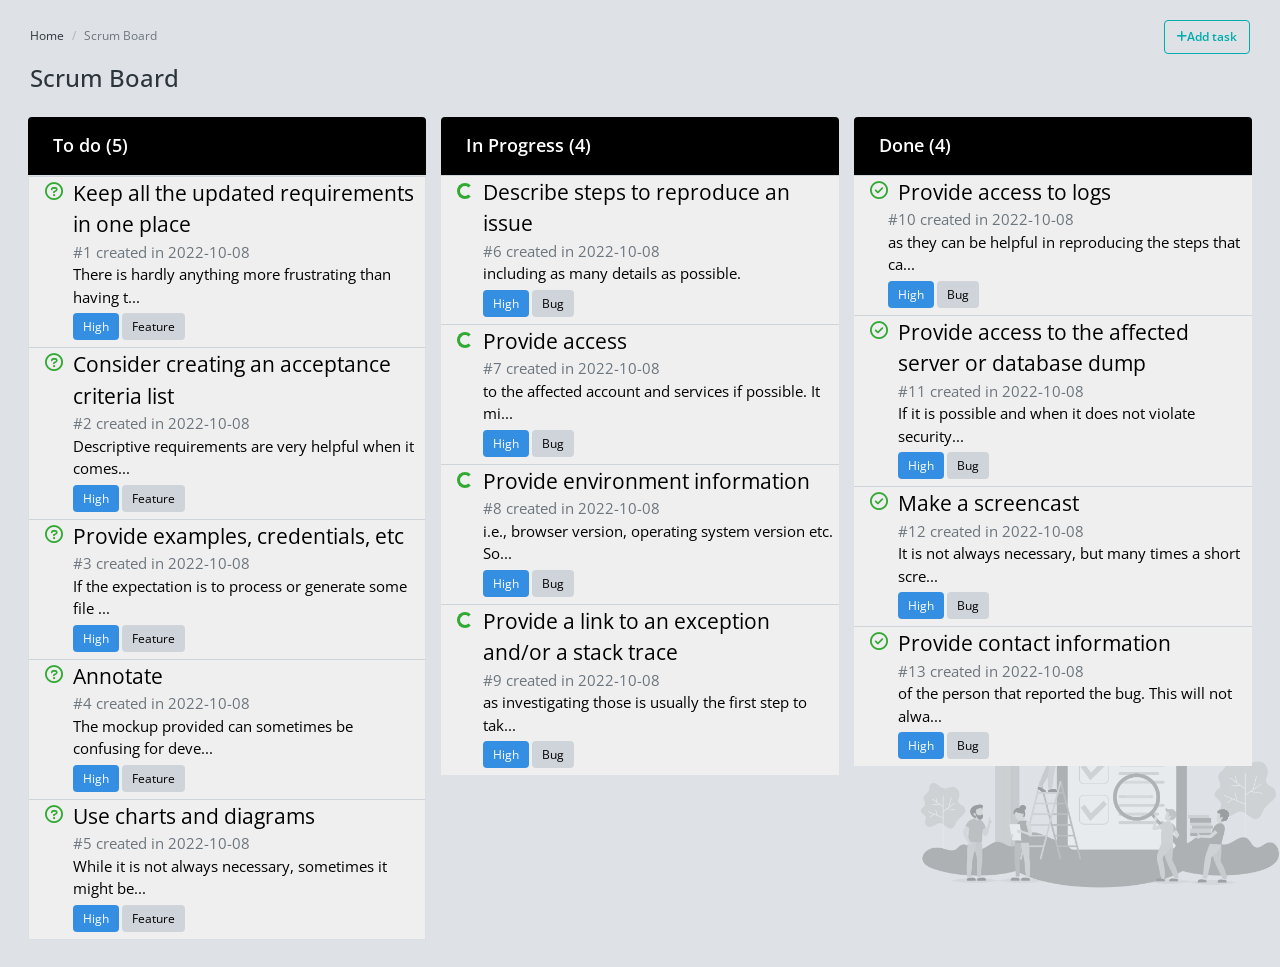
<file: starter/index.html>
<!DOCTYPE html>
<html lang="en" >
<head>
	<meta charset="utf-8" />
	<title>YouCode | Scrum Board</title>
	<meta content="width=device-width, initial-scale=1.0, maximum-scale=1.0, user-scalable=no" name="viewport" />
	<meta content="" name="description" />
	<meta content="" name="author" />
	
	<!-- ================== BEGIN core-css ================== -->
	<link href="https://fonts.googleapis.com/css?family=Open+Sans:300,400,600,700" rel="stylesheet" />
	<link href="assets/css/vendor.min.css" rel="stylesheet" />
	<link href="assets/css/default/app.min.css" rel="stylesheet" />
	<link href="assets/css/style.css" rel="stylesheet" />
	<!-- <link href="https://cdn.jsdelivr.net/npm/bootstrap@5.2.2/dist/css/bootstrap.min.css" rel="stylesheet" integrity="sha384-Zenh87qX5JnK2Jl0vWa8Ck2rdkQ2Bzep5IDxbcnCeuOxjzrPF/et3URy9Bv1WTRi" crossorigin="anonymous"> -->
	<!-- ================== END core-css ================== -->
</head>
<body>
	<!-- BEGIN #app -->
	<div id="app" class="app-without-sidebar">
		<!-- BEGIN #content -->
		<div id="content" class="app-content main-style">
			<div class="d-flex justify-content-between">
				<div>
					<ol class="d-flex breadcrumb">
						<li class="d-flex breadcrumb-item"><a href="javascript:;">Home</a></li>
						<li class="d-flex breadcrumb-item active "> Scrum Board </li>
					</ol>
					<!-- BEGIN page-header -->
					<h1 class="page-header mt-10px">
						Scrum Board 
					</h1>
					<!-- END page-header -->
				</div>
				
				<div class="">
					<button type="button" class="btn btn-outline-success "><i class="fa-solid fa-plus"></i>Add task</button>
				</div>
			</div>
			
			<div class="row">
				<div class="col-12 col-lg-4  p-2 ">
					<div class="p-0">
						<div class="card-header bg-black text-white rounded-top">
							<h4 class="mb-0 p-10px ">To do (<span id="to-do-tasks-count">5</span>)</h4>
						</div>
						<div class="list-group-item p-0" id="to-do-tasks">
							<!-- TO DO TASKS HERE -->
							<button class="d-flex w-100 border-0 border-top ">
								<div class="text-green fs-4">
									<i class="fa-regular fa-circle-question ms-10px"></i>
								</div>
								<div class="">
									<div class="fs-3 ms-10px">Keep all the updated requirements in one place</div>
									<div class="">
										<div class="fs-5 text-gray ms-10px">#1 created in 2022-10-08</div>
										<div class="fs-5 ms-10px" title="There is hardly anything more frustrating than having to look for current requirements in tens of comments under the actual description or having to decide which commenter is actually authorized to change the requirements. The goal here is to keep all the up-to-date requirements and details in the main/primary description of a task. Even though the information in comments may affect initial criteria, just update this primary description accordingly.">There is hardly anything more frustrating than having t...</div>
									</div>
									<div class="m-10px ">
										<span class="bg-blue-500 p-5px px-10px text-white rounded-2">High</span>
										<span class="bg-gray-400 p-5px px-10px text-black rounded-2">Feature</span>
									</div>
								</div>
							</button>
							<button class="d-flex w-100 border-0 border-top">
								<div class="text-green fs-4">
									<i class="fa-regular fa-circle-question ms-10px"></i> 
								</div>
								<div class="ms-10px">
									<div class="fs-3">Consider creating an acceptance criteria list</div>
									<div class="">
										<div class="fs-5 text-gray">#2 created in 2022-10-08</div>
										<div class="fs-5 " title="Descriptive requirements are very helpful when it comes to understanding the context of a problem, yet finally it is good to precisely specify what is expected. Thus the developer will not have to look for the actual requirements in a long, descriptive text but he will be able to easily get to the essence. One might find that sometimes — when acceptance criteria are well defined — there is little or no need for any additional information. Example:
						a) User navigates to “/accounts” and clicks on red download CSV button
						b) Popup appears with two buttons: “This year” and “Last year”
						c) If user clicked on “Last year” download is initiated
						d) CSV downloaded includes following columns…">Descriptive requirements are very helpful when it comes...</div>
									</div>
									<div class="my-10px">
										<span class="bg-blue-500 p-5px px-10px text-white rounded-2">High</span>
										<span class="bg-gray-400 p-5px px-10px text-black rounded-2">Feature</span>
									</div>
								</div>
							</button>
							<button class="d-flex w-100 border-0 border-top">
								<div class="text-green fs-4">
									<i class="fa-regular fa-circle-question ms-10px"></i> 
								</div>
								<div class="ms-10px">
									<div class="fs-3 ">Provide examples, credentials, etc</div>
									<div class="">
										<div class="fs-5 text-gray">#3 created in 2022-10-08</div>
										<div class="fs-5" title="If the expectation is to process or generate some file — attach an example of such a file. If the goal is to integrate what is being developed with some service, ensure your devs have access to this service and its documentation. This list could go on and on — the bottom line is — if there is something that our developer might make use of, try to foresee it and provide them with (access to) it.">If the expectation is to process or generate some file ...</div>
									</div>
									<div class="my-10px">
										<span class="bg-blue-500 p-5px px-10px text-white rounded-2">High</span>
										<span class="bg-gray-400 p-5px px-10px text-black rounded-2">Feature</span>
									</div>
								</div>
							</button>
							<button class="d-flex w-100 border-0 border-top">
								<div class="text-green fs-4">
									<i class="fa-regular fa-circle-question ms-10px"></i> 
								</div>
								<div class="ms-10px">
									<div class="fs-3">Annotate</div>
									<div class="">
										<div class="fs-5 text-gray">#4 created in 2022-10-08</div>
										<div class="fs-5 " title="The mockup provided can sometimes be confusing for developers. Especially if it contains much more content than the scope of the task described. Drop a couple of arrows, outlines and annotations here and there to emphasize what are the important parts of the mockup from the task requirements perspective.">The mockup provided can sometimes be confusing for deve...</div>
									</div>
									<div class="my-10px">
										<span class="bg-blue-500 p-5px px-10px text-white rounded-2">High</span>
										<span class="bg-gray-400 p-5px px-10px text-black rounded-2">Feature</span>
									</div>
								</div>
							</button>
							<button class="d-flex w-100 border-0 border-top">
								<div class="text-green fs-4">
									<i class="fa-regular fa-circle-question ms-10px"></i> 
								</div>
								<div class="ms-10px">
									<div class="fs-3">Use charts and diagrams</div>
									<div class="">
										<div class="fs-5 text-gray">#5 created in 2022-10-08</div>
										<div class="fs-5 " title="While it is not always necessary, sometimes it might be beneficial to prepare a flowchart, a block diagram or some other kind of concept visualization that will render it easy for the developer to comprehend the task and its scope.">While it is not always necessary, sometimes it might be...</div>
									</div>
									<div class="my-10px">
										<span class="bg-blue-500 p-5px px-10px text-white rounded-2">High</span>
										<span class="bg-gray-400 p-5px px-10px text-black rounded-2">Feature</span>
									</div>
								</div>
							</button>
						</div>
					</div>
				</div>
				<div class="col-12 col-lg-4 p-2">
					<div class="">
						<div class="card-header bg-black text-white rounded-top">
							<h4 class="mb-0 p-10px">In Progress (<span id="in-progress-tasks-count">4</span>)</h4>

						</div>
						<div class="" id="in-progress-tasks">
							<!-- IN PROGRESS TASKS HERE -->
							<button class="d-flex w-100 border-0 border-top">
								<div class="text-green fs-4">
									<i class="spinner-border spinner-border-sm ms-10px" role="status"></i> 
								</div>
								<div class="ms-10px">
									<div class="fs-3">Describe steps to reproduce an issue</div>
									<div class="">
										<div class="fs-5 text-gray">#6 created in 2022-10-08</div>
										<div class="fs-5 " title="including as many details as possible.">including as many details as possible.</div>
									</div>
									<div class="my-10px">
										<span class="bg-blue-500 p-5px px-10px text-white rounded-2">High</span>
										<span class="bg-gray-400 p-5px px-10px text-black rounded-2">Bug</span>
									</div>
								</div>
							</button>
							<button class="d-flex w-100 border-0 border-top">
								<div class="text-green fs-4">
									<i class="spinner-border spinner-border-sm ms-10px" role="status"></i> 
								</div>
								<div class="ms-10px">
									<div class="fs-3">Provide access</div>
									<div class="">
										<div class="fs-5 text-gray">#7 created in 2022-10-08</div>
										<div class="fs-5 " title="to the affected account and services if possible. It might be hard to reproduce the exact environment on a local machine.">to the affected account and services if possible. It mi...</div>
									</div>
									<div class="my-10px">
										<span class="bg-blue-500 p-5px px-10px text-white rounded-2">High</span>
										<span class="bg-gray-400 p-5px px-10px text-black rounded-2">Bug</span>
									</div>
								</div>
							</button>
							<button class="d-flex w-100 border-0 border-top">
								<div class="text-green fs-4">
									<i class="spinner-border spinner-border-sm ms-10px" role="status"></i> 
								</div>
								<div class="ms-10px">
									<div class="fs-3">Provide environment information</div>
									<div class="">
										<div class="fs-5 text-gray">#8 created in 2022-10-08</div>
										<div class="fs-5" title="i.e., browser version, operating system version etc. Sometimes a list of installed browser plugins and extensions might be helpful as well.">i.e., browser version, operating system version etc. So...</div>
									</div>
									<div class="my-10px">
										<span class="bg-blue-500 p-5px px-10px text-white rounded-2">High</span>
										<span class="bg-gray-400 p-5px px-10px text-black rounded-2">Bug</span>
									</div>
								</div>
							</button>
							<button class="d-flex w-100 border-0 border-top">
								<div class="text-green fs-4">
									<i class="spinner-border spinner-border-sm ms-10px" role="status"></i> 
								</div>
								<div class="ms-10px">
									<div class="fs-3">Provide a link to an exception and/or a stack trace</div>
									<div class="">
										<div class="fs-5 text-gray">#9 created in 2022-10-08</div>
										<div class="fs-5 " title="as investigating those is usually the first step to take in resolving the problem.">as investigating those is usually the first step to tak...</div>
									</div>
									<div class="my-10px">
										<span class="bg-blue-500 p-5px px-10px text-white rounded-2">High</span>
										<span class="bg-gray-400 p-5px px-10px text-black rounded-2">Bug</span>
									</div>
								</div>
							</button>
						</div>
					</div>
				</div>
				<div class="col-12 col-lg-4 p-2 ">
					<div class="">
						<div class="card-header bg-black text-white">
							<h4 class="mb-0 p-10px">Done (<span id="done-tasks-count">4</span>)</h4>

						</div>
						<div class=" " id="done-tasks">
							<!-- DONE TASKS HERE -->
							<button class="d-flex w-100 border-0 border-top">
								<div class="text-green fs-4">
									<i class="fa-regular fa-circle-check ms-10px"></i>
								</div>
								<div class="">
									<div class="fs-3 ms-10px">Provide access to logs</div>
									<div class="">
										<div class="fs-5 text-gray">#10 created in 2022-10-08</div>
										<div class="fs-5 " title="as they can be helpful in reproducing the steps that caused the problem in the first place.">as they can be helpful in reproducing the steps that ca...</div>
									</div>
									<div class="my-10px">
										<span class="bg-blue-500 p-5px px-10px text-white rounded-2">High</span>
										<span class="bg-gray-400 p-5px px-10px text-black rounded-2">Bug</span>
									</div>
								</div>
							</button>
							<button class="d-flex w-100 border-0 border-top">
								<div class="text-green fs-4">
									<i class="fa-regular fa-circle-check ms-10px"></i>
								</div>
								<div class="ms-10px">
									<div class="fs-3">Provide access to the affected server or database dump</div>
									<div class="">
										<div class="fs-5 text-gray">#11 created in 2022-10-08</div>
										<div class="fs-5 " title="If it is possible and when it does not violate security policies, it is usually helpful for the developer to access the original data that might have played a role in the problem.">If it is possible and when it does not violate security...</div>
									</div>
									<div class="my-10px">
										<span class="bg-blue-500 p-5px px-10px text-white rounded-2">High</span>
										<span class="bg-gray-400 p-5px px-10px text-black rounded-2">Bug</span>
									</div>
								</div>
							</button>
							<button class="d-flex w-100 border-0 border-top">
								<div class="text-green fs-4">
									<i class="fa-regular fa-circle-check ms-10px"></i>
								</div>
								<div class="ms-10px">
									<div class="fs-3">Make a screencast</div>
									<div class="">
										<div class="fs-5 text-gray">#12 created in 2022-10-08</div>
										<div class="fs-5 " title="It is not always necessary, but many times a short screencast (or at least a screenshot) says more than a thousand words. While working on MacOS you can use QuickTime Player for the purpose but there are plenty of tools available for other operating systems as well.">It is not always necessary, but many times a short scre...</div>
									</div>
									<div class="my-10px">
										<span class="bg-blue-500 p-5px px-10px text-white rounded-2">High</span>
										<span class="bg-gray-400 p-5px px-10px text-black rounded-2">Bug</span>
									</div>
								</div>
							</button>
							<button  class="d-flex w-100 border-0 border-top">
								<div class="text-green fs-4">
									<i class="fa-regular fa-circle-check ms-10px"></i>
								</div>
								<div class="ms-10px">
									<div class="fs-3">Provide contact information</div>
									<div class="">
										<div class="fs-5 text-gray">#13 created in 2022-10-08</div>
										<div class="fs-5 " title="of the person that reported the bug. This will not always be possible, but in some cases it might be advantageous and most effective if a developer can have a chat with a person that actually experienced the bug, especially if the steps to reproduce a problem are not deterministic.">of the person that reported the bug. This will not alwa...</div>
									</div>
									<div class="my-10px">
										<span class="bg-blue-500 p-5px px-10px text-white rounded-2">High</span>
										<span class="bg-gray-400 p-5px px-10px text-black rounded-2">Bug</span>
									</div>
								</div>
							</button>
						</div>
					</div>
				</div>
			</div>
		</div>
		<!-- END #content -->
		
		
		<!-- BEGIN scroll-top-btn -->
		<a href="javascript:;" class="btn btn-icon btn-circle btn-success btn-scroll-to-top" data-toggle="scroll-to-top"><i class="fa fa-angle-up"></i></a>
		<!-- END scroll-top-btn -->
	</div>
	<!-- END #app -->
	
	<!-- TASK MODAL -->
	<div class="modal fade" id="modal-task">
		<!-- Modal content goes here -->
	</div>
	
	<!-- ================== BEGIN core-js ================== -->
	<script src="assets/js/vendor.min.js"></script>
	<script src="assets/js/app.min.js"></script>
	<!-- ================== END core-js ================== -->
</body>
</html>
</file>
<file: starter/assets/css/style.css>
*{
    text-align: start;
}
.pace {
    display: none;
}

.main-style {
    min-height: 100vh;
    background: url(../img/cover/cover-scrum-board.png) no-repeat fixed;
    background-size: 360px;
    background-position: right bottom;
    
}
</file>
